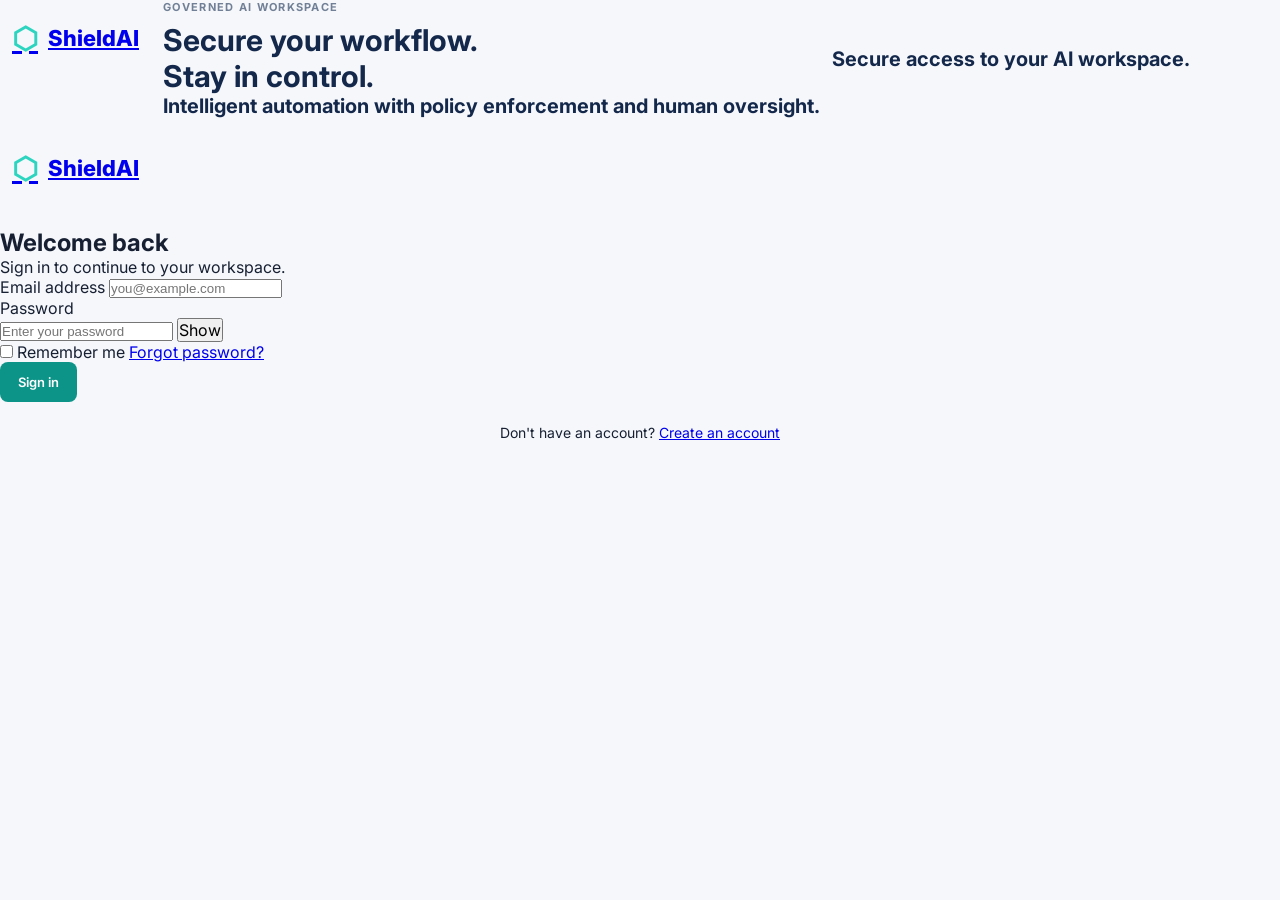
<file: governed-ai-agent/login.html>
<!DOCTYPE html>
<html lang="en">
<head>
    <meta charset="UTF-8">
    <meta name="viewport" content="width=device-width, initial-scale=1.0">
    <title>Login | ShieldAI</title>

    <link rel="stylesheet" href="css/style.css">
    <link rel="stylesheet" href="css/auth.css">
</head>

<body class="auth-page">
    <main class="auth-container">
        <section class="auth-brand">
            <a href="index.html" class="brand">
                <span class="brand-icon">⬡</span>
                <span>ShieldAI</span>
            </a>

            <div class="auth-brand-content">
                <p class="eyebrow">GOVERNED AI WORKSPACE</p>
                <h1>Secure your workflow.<br>Stay in control.</h1>
                <p>Intelligent automation with policy enforcement and human oversight.</p>
            </div>

            <p class="auth-footer-note">Secure access to your AI workspace.</p>
        </section>

        <section class="auth-form-section">
            <div class="auth-form-wrapper">
                <div class="auth-mobile-brand">
                    <a href="index.html" class="brand">
                        <span class="brand-icon">⬡</span>
                        <span>ShieldAI</span>
                    </a>
                </div>

                <div class="auth-heading">
                    <h2>Welcome back</h2>
                    <p>Sign in to continue to your workspace.</p>
                </div>

                <form id="loginForm" class="auth-form">
                    <div class="form-group">
                        <label for="loginEmail">Email address</label>
                        <input
                            type="email"
                            id="loginEmail"
                            name="email"
                            placeholder="you@example.com"
                            autocomplete="email"
                            required
                        >
                    </div>

                    <div class="form-group">
                        <label for="loginPassword">Password</label>
                        <div class="password-field">
                            <input
                                type="password"
                                id="loginPassword"
                                name="password"
                                placeholder="Enter your password"
                                autocomplete="current-password"
                                required
                            >
                            <button
                                type="button"
                                class="password-toggle"
                                id="togglePassword"
                                aria-label="Show password"
                            >Show</button>
                        </div>
                    </div>

                    <div class="auth-options">
                        <label class="remember-option">
                            <input type="checkbox" id="rememberMe">
                            <span>Remember me</span>
                        </label>

                        <a href="#" id="forgotPassword">Forgot password?</a>
                    </div>

                    <p id="loginMessage" class="auth-message" role="status"></p>

                    <button type="submit" class="primary-button auth-submit">
                        Sign in
                    </button>
                </form>

                <p class="auth-switch">
                    Don't have an account?
                    <a href="register.html">Create an account</a>
                </p>
            </div>
        </section>
    </main>

    <script src="js/login.js"></script>
</body>
</html>
</file>
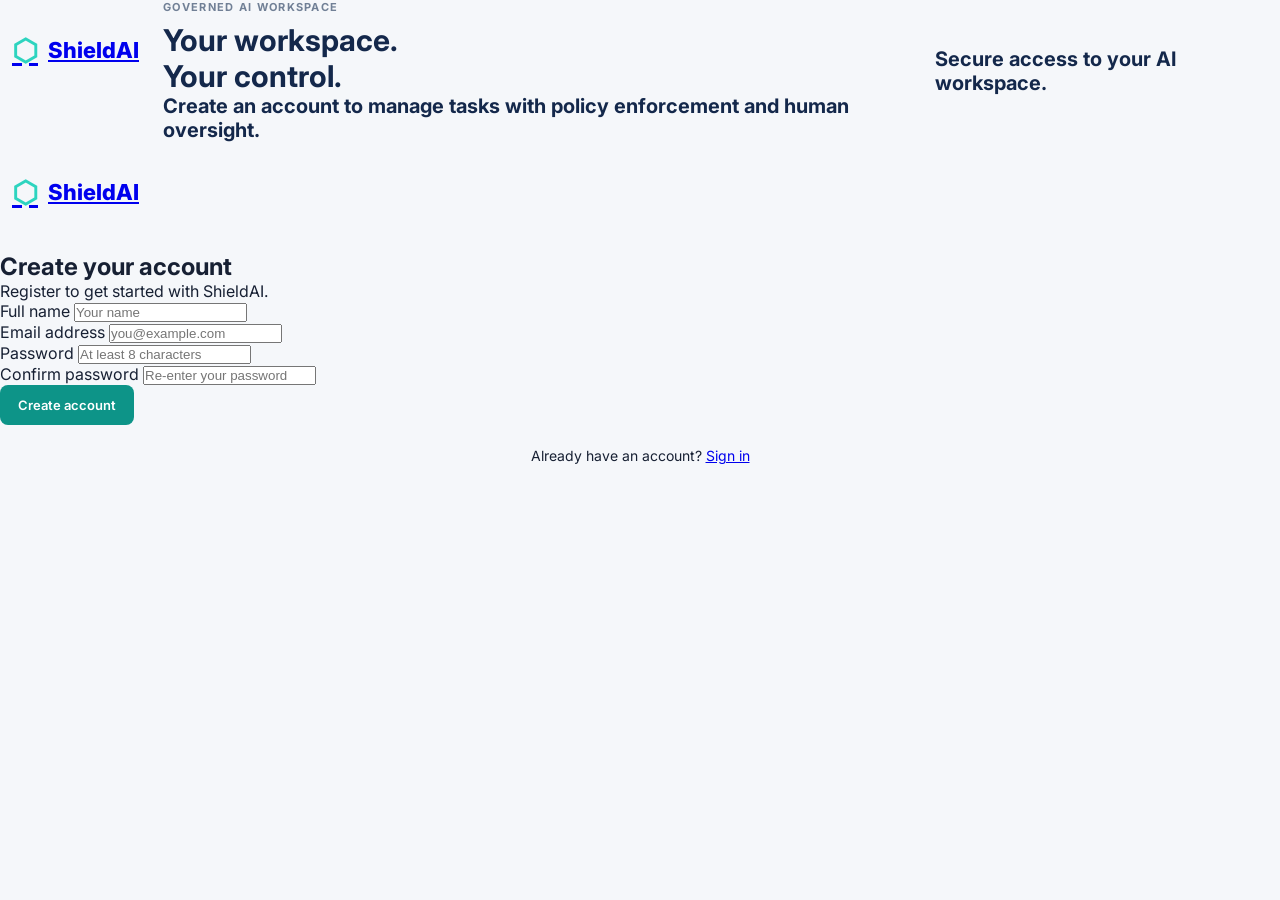
<file: governed-ai-agent/register.html>
<!DOCTYPE html>
<html lang="en">
<head>
    <meta charset="UTF-8">
    <meta name="viewport" content="width=device-width, initial-scale=1.0">
    <title>Register | ShieldAI</title>

    <link rel="stylesheet" href="css/style.css">
    <link rel="stylesheet" href="css/auth.css">
</head>

<body class="auth-page">
    <main class="auth-container">
        <section class="auth-brand">
            <a href="login.html" class="brand">
                <span class="brand-icon">⬡</span>
                <span>ShieldAI</span>
            </a>

            <div class="auth-brand-content">
                <p class="eyebrow">GOVERNED AI WORKSPACE</p>
                <h1>Your workspace.<br>Your control.</h1>
                <p>Create an account to manage tasks with policy enforcement and human oversight.</p>
            </div>

            <p class="auth-footer-note">Secure access to your AI workspace.</p>
        </section>

        <section class="auth-form-section">
            <div class="auth-form-wrapper">
                <div class="auth-mobile-brand">
                    <a href="login.html" class="brand">
                        <span class="brand-icon">⬡</span>
                        <span>ShieldAI</span>
                    </a>
                </div>

                <div class="auth-heading">
                    <h2>Create your account</h2>
                    <p>Register to get started with ShieldAI.</p>
                </div>

                <form id="registerForm" class="auth-form">
                    <div class="form-group">
                        <label for="registerName">Full name</label>
                        <input
                            type="text"
                            id="registerName"
                            name="name"
                            placeholder="Your name"
                            autocomplete="name"
                            required
                        >
                    </div>

                    <div class="form-group">
                        <label for="registerEmail">Email address</label>
                        <input
                            type="email"
                            id="registerEmail"
                            name="email"
                            placeholder="you@example.com"
                            autocomplete="email"
                            required
                        >
                    </div>

                    <div class="form-group">
                        <label for="registerPassword">Password</label>
                        <input
                            type="password"
                            id="registerPassword"
                            name="password"
                            placeholder="At least 8 characters"
                            autocomplete="new-password"
                            minlength="8"
                            required
                        >
                    </div>

                    <div class="form-group">
                        <label for="confirmPassword">Confirm password</label>
                        <input
                            type="password"
                            id="confirmPassword"
                            name="confirmPassword"
                            placeholder="Re-enter your password"
                            autocomplete="new-password"
                            minlength="8"
                            required
                        >
                    </div>

                    <p id="registerMessage" class="auth-message" role="status"></p>

                    <button type="submit" class="primary-button auth-submit">
                        Create account
                    </button>
                </form>

                <p class="auth-switch">
                    Already have an account?
                    <a href="login.html">Sign in</a>
                </p>
            </div>
        </section>
    </main>

    <script src="js/register.js"></script>
</body>
</html>
</file>
<file: governed-ai-agent/css/style.css>
@import url('https://fonts.googleapis.com/css2?family=Inter:wght@400;500;600;700;800&display=swap');

:root {
    --navy: #111c2e;
    --navy-light: #1c2b42;
    --teal: #0d9488;
    --teal-light: #e6f7f5;
    --background: #f5f7fa;
    --white: #ffffff;
    --text: #172033;
    --muted: #718096;
    --border: #e5eaf0;
}

* {
    margin: 0;
    padding: 0;
    box-sizing: border-box;
}

body {
    font-family: 'Inter', Arial, sans-serif;
    background: var(--background);
    color: var(--text);
}

button, textarea {
    font: inherit;
}

button {
    cursor: pointer;
}

[hidden] {
    display: none !important;
}

.app {
    display: flex;
    min-height: 100vh;
}

/* Sidebar */
.sidebar {
    width: 245px;
    background: var(--navy);
    color: white;
    padding: 28px 18px;
    display: flex;
    flex-direction: column;
    flex-shrink: 0;
}

.brand {
    display: flex;
    align-items: center;
    gap: 10px;
    font-size: 22px;
    font-weight: 800;
    padding: 0 12px;
    margin-bottom: 42px;
}

.brand-icon {
    color: #2dd4bf;
    font-size: 30px;
}

.nav-label {
    color: #8190a5;
    font-size: 11px;
    font-weight: 700;
    letter-spacing: 1.5px;
    padding: 0 12px;
    margin-bottom: 14px;
}

.navigation {
    display: flex;
    flex-direction: column;
    gap: 8px;
}

.nav-link {
    display: flex;
    align-items: center;
    gap: 12px;
    padding: 13px 14px;
    border-radius: 8px;
    color: #aab6c8;
    text-decoration: none;
    font-size: 14px;
    transition: 0.2s;
}

.nav-link span {
    width: 20px;
    text-align: center;
    font-size: 18px;
}

.nav-link:hover,
.nav-link.active {
    background: var(--navy-light);
    color: white;
}

.nav-link.active {
    border-left: 3px solid #2dd4bf;
}

.sidebar-footer {
    margin-top: auto;
    padding: 20px 10px 0;
    color: #aab6c8;
    font-size: 12px;
    display: flex;
    align-items: center;
    gap: 8px;
}

.status-dot {
    width: 8px;
    height: 8px;
    border-radius: 50%;
    background: #34d399;
}

/* Main area */
.main-content {
    flex: 1;
    min-width: 0;
    padding: 32px;
}

.topbar {
    display: flex;
    justify-content: space-between;
    align-items: center;
    margin-bottom: 28px;
}

.eyebrow {
    color: var(--muted);
    font-size: 11px;
    font-weight: 700;
    letter-spacing: 1.3px;
    margin-bottom: 8px;
}

.topbar h1 {
    font-size: 26px;
}

.user-profile {
    display: flex;
    align-items: center;
    gap: 10px;
    font-size: 13px;
    font-weight: 600;
}

.avatar {
    width: 36px;
    height: 36px;
    display: grid;
    place-items: center;
    border-radius: 50%;
    background: var(--teal-light);
    color: var(--teal);
    font-weight: 700;
}

/* Shared panels */
.panel {
    background: var(--white);
    border: 1px solid var(--border);
    border-radius: 12px;
    padding: 24px;
    margin-bottom: 24px;
}

.section-heading {
    display: flex;
    justify-content: space-between;
    align-items: center;
    gap: 16px;
    margin-bottom: 22px;
}

.section-heading h2,
.panel h2 {
    font-size: 18px;
    margin-bottom: 7px;
}

.section-heading p,
.panel > p {
    color: var(--muted);
    font-size: 13px;
}

.primary-button,
.secondary-button {
    border: none;
    border-radius: 8px;
    padding: 12px 18px;
    font-size: 13px;
    font-weight: 600;
}

.primary-button {
    background: var(--teal);
    color: white;
}

.primary-button:hover {
    background: #0f766e;
}

.secondary-button {
    background: var(--white);
    border: 1px solid var(--border);
    color: var(--text);
}

.secondary-button:hover {
    background: var(--background);
}

.empty-state {
    color: var(--muted);
    font-size: 13px;
    padding: 18px 0;
}

/* Responsive layout */
@media (max-width: 850px) {
    .sidebar {
        width: 200px;
    }

    .main-content {
        padding: 22px;
    }
}

@media (max-width: 600px) {
    .app {
        flex-direction: column;
    }

    .sidebar {
        width: 100%;
        padding: 16px;
    }

    .brand {
        margin-bottom: 20px;
    }

    .navigation {
        flex-direction: row;
        flex-wrap: wrap;
    }

    .nav-link {
        padding: 10px;
    }

    .sidebar-footer {
        margin-top: 20px;
    }

    .main-content {
        padding: 16px;
    }

    .user-profile span {
        display: none;
    }
}
.task-filters {
    display: flex;
    gap: 12px;
    margin: 20px 0;
    flex-wrap: wrap;
}

.task-filters input,
.task-filters select {
    padding: 10px 12px;
    border: 1px solid var(--border-color, #ddd);
    border-radius: 8px;
    background: var(--panel-bg, white);
}

.review-file-card {
    padding: 18px;
    margin-bottom: 14px;
    border: 1px solid var(--border-color, #e5e7eb);
    border-radius: 12px;
    background: var(--panel-bg, white);
}

.review-file-header {
    display: flex;
    justify-content: space-between;
    align-items: flex-start;
    gap: 12px;
}

.review-file-header h3 {
    margin: 0 0 6px;
    overflow-wrap: anywhere;
}

.review-file-header p {
    margin: 0;
    color: #6b7280;
}

.review-file-badge {
    font-size: 0.85rem;
    font-weight: 600;
    white-space: nowrap;
}

.review-file-badge.clean {
    color: #15803d;
}

.review-file-badge.has-issues,
.issue-severity {
    color: #b45309;
}

.review-file-card details {
    margin-top: 16px;
}

.review-file-card summary {
    cursor: pointer;
    font-weight: 600;
}

.issue-list {
    padding-left: 20px;
}

.issue-list li {
    margin-top: 12px;
}

.issue-list p {
    margin: 6px 0;
}
</file>
<file: governed-ai-agent/css/auth.css>
.auth-view {
    min-height: 100vh;
    display: grid;
    place-items: center;
    padding: 24px;
    background: #f4f7fb;
}

.auth-card {
    width: min(100%, 420px);
    padding: 36px;
    background: #fff;
    border: 1px solid #e3eaf2;
    border-radius: 20px;
    box-shadow: 0 20px 60px rgba(20, 40, 75, 0.1);
}

.auth-brand {
    display: flex;
    align-items: center;
    gap: 12px;
    margin-bottom: 32px;
    color: #14284b;
    font-size: 20px;
    font-weight: 700;
}

.auth-card h1 {
    margin: 0 0 8px;
    color: #14284b;
    font-size: 28px;
}

.auth-card > p {
    color: #718096;
    margin-bottom: 24px;
}

.auth-card .form-group {
    margin-bottom: 18px;
}

.auth-card label {
    display: block;
    margin-bottom: 8px;
    color: #34445c;
    font-weight: 600;
}

.auth-card input {
    width: 100%;
    box-sizing: border-box;
    padding: 12px 14px;
    border: 1px solid #d8e1ec;
    border-radius: 10px;
    font: inherit;
}

.auth-card input:focus {
    outline: 2px solid #b9d5ff;
    border-color: #3978d5;
}

.auth-card .primary-button {
    width: 100%;
    margin-top: 8px;
}

.auth-error {
    min-height: 18px;
    margin: 0 0 12px !important;
    color: #c0392b !important;
    font-size: 14px;
}

.auth-switch {
    margin: 22px 0 0 !important;
    text-align: center;
    font-size: 14px;
}

.auth-switch button {
    border: 0;
    background: none;
    color: #2768c7;
    font: inherit;
    font-weight: 700;
    cursor: pointer;
}

.logout-button {
    width: 100%;
    margin-top: 16px;
    padding: 10px 12px;
    border: 1px solid #d8e1ec;
    border-radius: 10px;
    background: transparent;
    color: #34445c;
    font: inherit;
    cursor: pointer;
}

.logout-button:hover {
    background: #f1f5f9;
}

[hidden] {
    display: none !important;
}

@media (max-width: 480px) {
    .auth-card {
        padding: 26px 22px;
    }
}
</file>
